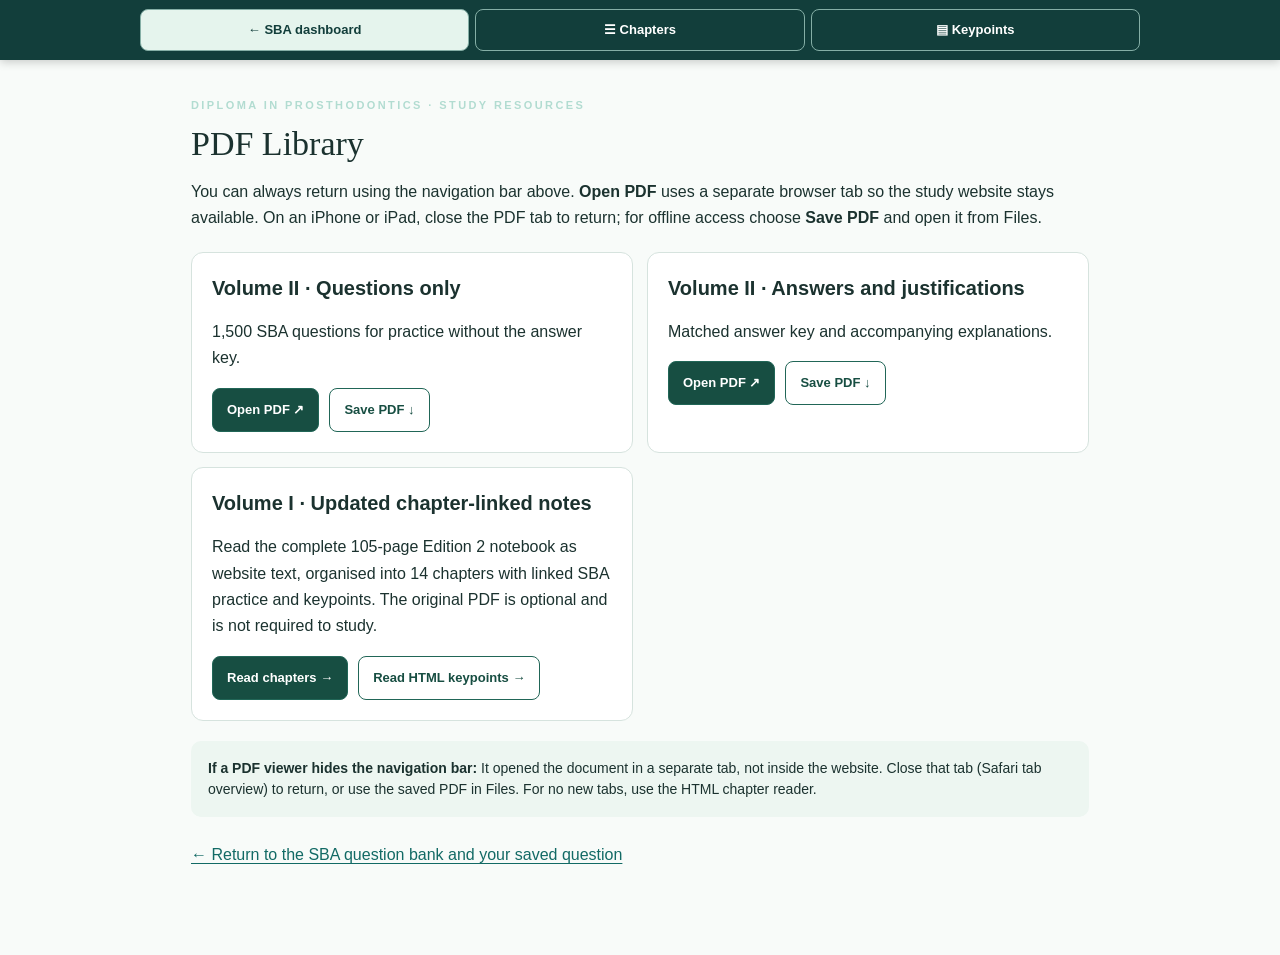
<file: pdf.html>
<!doctype html>
<html lang="en"><head><meta charset="utf-8"><meta name="viewport" content="width=device-width,initial-scale=1,viewport-fit=cover"><meta name="theme-color" content="#123e3b"><title>PDF Library | Diploma in Prosthodontics</title><link rel="stylesheet" href="assets/style.css"><link rel="manifest" href="manifest.webmanifest"><style>
.pdf-nav{position:sticky;top:0;z-index:120;display:flex;gap:6px;padding:9px max(12px,calc((100vw - 1000px)/2));background:#123e3b;box-shadow:0 2px 9px #0003}
.pdf-nav a{color:#fff;border:1px solid #85afa6;border-radius:8px;text-decoration:none;padding:10px 13px;font-size:13px;font-weight:750;flex:1;text-align:center}
.pdf-nav a:first-child{color:#123e3b;background:#e5f4ed}
.pdf-container{max-width:930px;margin:0 auto;padding:25px 16px 70px}.pdf-container h1{font:normal 34px Georgia,serif;margin:8px 0}.pdf-container p{line-height:1.65}.pdf-options{display:grid;grid-template-columns:repeat(2,minmax(0,1fr));gap:14px;margin:20px 0}
.pdf-option{border:1px solid #d6e3de;background:#fff;border-radius:12px;padding:20px}.pdf-option h2{font-size:20px;margin:0 0 7px}.pdf-actions{display:flex;flex-wrap:wrap;gap:10px;margin:14px 0 0}.pdf-actions a{border:1px solid #216657;border-radius:8px;padding:11px 14px;text-decoration:none;color:#174e42;font-weight:750;font-size:13px;min-height:44px}.pdf-actions a:first-child{background:#174e42;color:#fff}
.pdf-help{padding:17px;background:#edf6f1;border-radius:10px;font-size:14px}.pdf-option a:focus-visible{outline:3px solid #eda947}
@media(max-width:650px){.pdf-options{grid-template-columns:1fr}.pdf-nav{padding:8px 6px}.pdf-nav a{font-size:11px;padding:10px 5px}.pdf-container h1{font-size:30px}}
</style></head><body>
<nav class="pdf-nav" aria-label="Always visible PDF navigation"><a href="index.html">← SBA dashboard</a><a href="notes.html#chapters">☰ Chapters</a><a href="notes.html?view=keypoints#notebook">▤ Keypoints</a></nav>
<main class="pdf-container"><p class="eyebrow">Diploma in Prosthodontics · Study resources</p><h1>PDF Library</h1>
<p>You can always return using the navigation bar above. <strong>Open PDF</strong> uses a separate browser tab so the study website stays available. On an iPhone or iPad, close the PDF tab to return; for offline access choose <strong>Save PDF</strong> and open it from Files.</p>
<div class="pdf-options">
<section class="pdf-option" id="questions"><h2>Volume II · Questions only</h2><p>1,500 SBA questions for practice without the answer key.</p><div class="pdf-actions"><a href="assets/sba-questions.pdf" target="_blank" rel="noopener noreferrer">Open PDF ↗</a><a href="assets/sba-questions.pdf" download="Dip_Pros_1500_Questions.pdf">Save PDF ↓</a></div></section>
<section class="pdf-option" id="answers"><h2>Volume II · Answers and justifications</h2><p>Matched answer key and accompanying explanations.</p><div class="pdf-actions"><a href="assets/sba-answers.pdf" target="_blank" rel="noopener noreferrer">Open PDF ↗</a><a href="assets/sba-answers.pdf" download="Dip_Pros_1500_Answers.pdf">Save PDF ↓</a></div></section>
<section class="pdf-option"><h2>Volume I · Updated chapter-linked notes</h2><p>Read the complete 105-page Edition 2 notebook as website text, organised into 14 chapters with linked SBA practice and keypoints. The original PDF is optional and is not required to study.</p><div class="pdf-actions"><a href="notes.html#chapters">Read chapters →</a><a href="notes.html?view=keypoints#notebook">Read HTML keypoints →</a></div></section>
</div>
<div class="pdf-help"><strong>If a PDF viewer hides the navigation bar:</strong> It opened the document in a separate tab, not inside the website. Close that tab (Safari tab overview) to return, or use the saved PDF in Files. For no new tabs, use the HTML chapter reader.</div>
<p style="margin-top:25px"><a href="index.html">← Return to the SBA question bank and your saved question</a></p></main>
<script>if('serviceWorker' in navigator && (location.protocol==='https:'||location.hostname==='localhost'))navigator.serviceWorker.register('./sw.js',{scope:'./'}).catch(()=>{});</script>
</body></html>
</file>
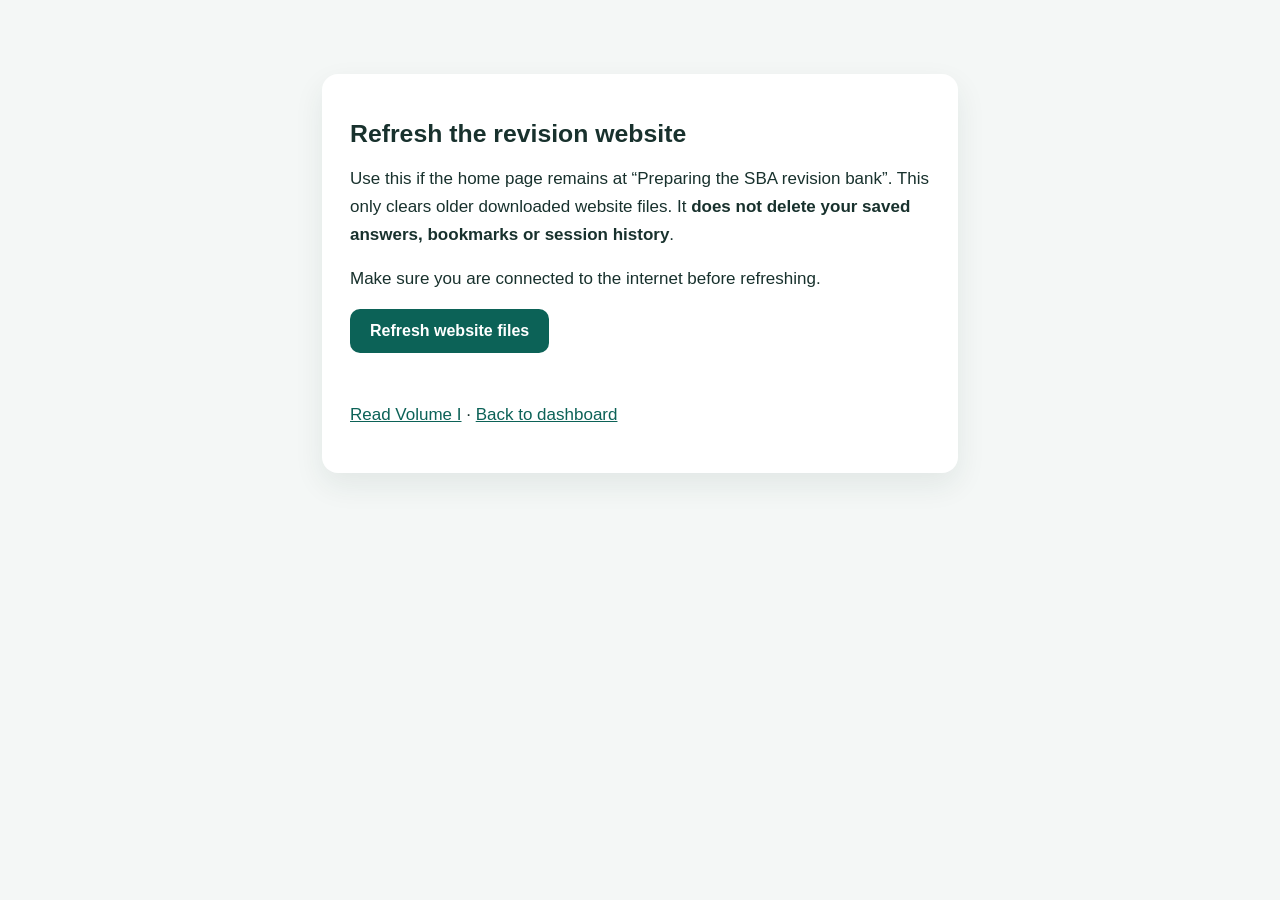
<file: repair.html>
<!doctype html><html lang="en"><head><meta charset="utf-8"><meta name="viewport" content="width=device-width,initial-scale=1"><title>Refresh SBA website files</title><style>
:root{color-scheme:light}body{font:17px/1.65 -apple-system,BlinkMacSystemFont,"Segoe UI",sans-serif;background:#f4f7f6;color:#18312d;margin:0;padding:20px}.card{max-width:580px;margin:6vh auto;background:white;border-radius:16px;padding:28px;box-shadow:0 12px 30px #153d3215}h1{font-size:1.55rem;line-height:1.2}button{background:#0c6257;color:white;border:0;border-radius:10px;padding:13px 20px;font-size:1rem;font-weight:700;cursor:pointer}a{color:#0c6257}#status{margin-top:1rem;min-height:2rem}p{margin:0 0 1rem}
</style></head><body><main class="card"><h1>Refresh the revision website</h1><p>Use this if the home page remains at “Preparing the SBA revision bank”. This only clears older downloaded website files. It <strong>does not delete your saved answers, bookmarks or session history</strong>.</p><p>Make sure you are connected to the internet before refreshing.</p><button id="fix" type="button">Refresh website files</button><div id="status" role="status" aria-live="polite"></div><p><a href="notes.html">Read Volume I</a> · <a href="index.html">Back to dashboard</a></p></main><script>
const btn=document.getElementById('fix'),out=document.getElementById('status');
btn.addEventListener('click',async function(){btn.disabled=true;out.textContent='Clearing outdated website files…';try{if('serviceWorker' in navigator){for(const reg of await navigator.serviceWorker.getRegistrations()){const scope=new URL(reg.scope);if(scope.origin===location.origin && scope.pathname.startsWith(new URL('./',location.href).pathname)){await reg.unregister();}}}if('caches' in window){for(const key of await caches.keys()){if(key.startsWith('dip-pros-'))await caches.delete(key);}}out.textContent='Cache refreshed. Opening the SBA dashboard…';location.replace('./index.html?refreshed='+Date.now());}catch(err){out.textContent='Could not clear the cache automatically. Open the website in a new Safari private tab and try again. '+String(err);btn.disabled=false;}});
</script></body></html>
</file>
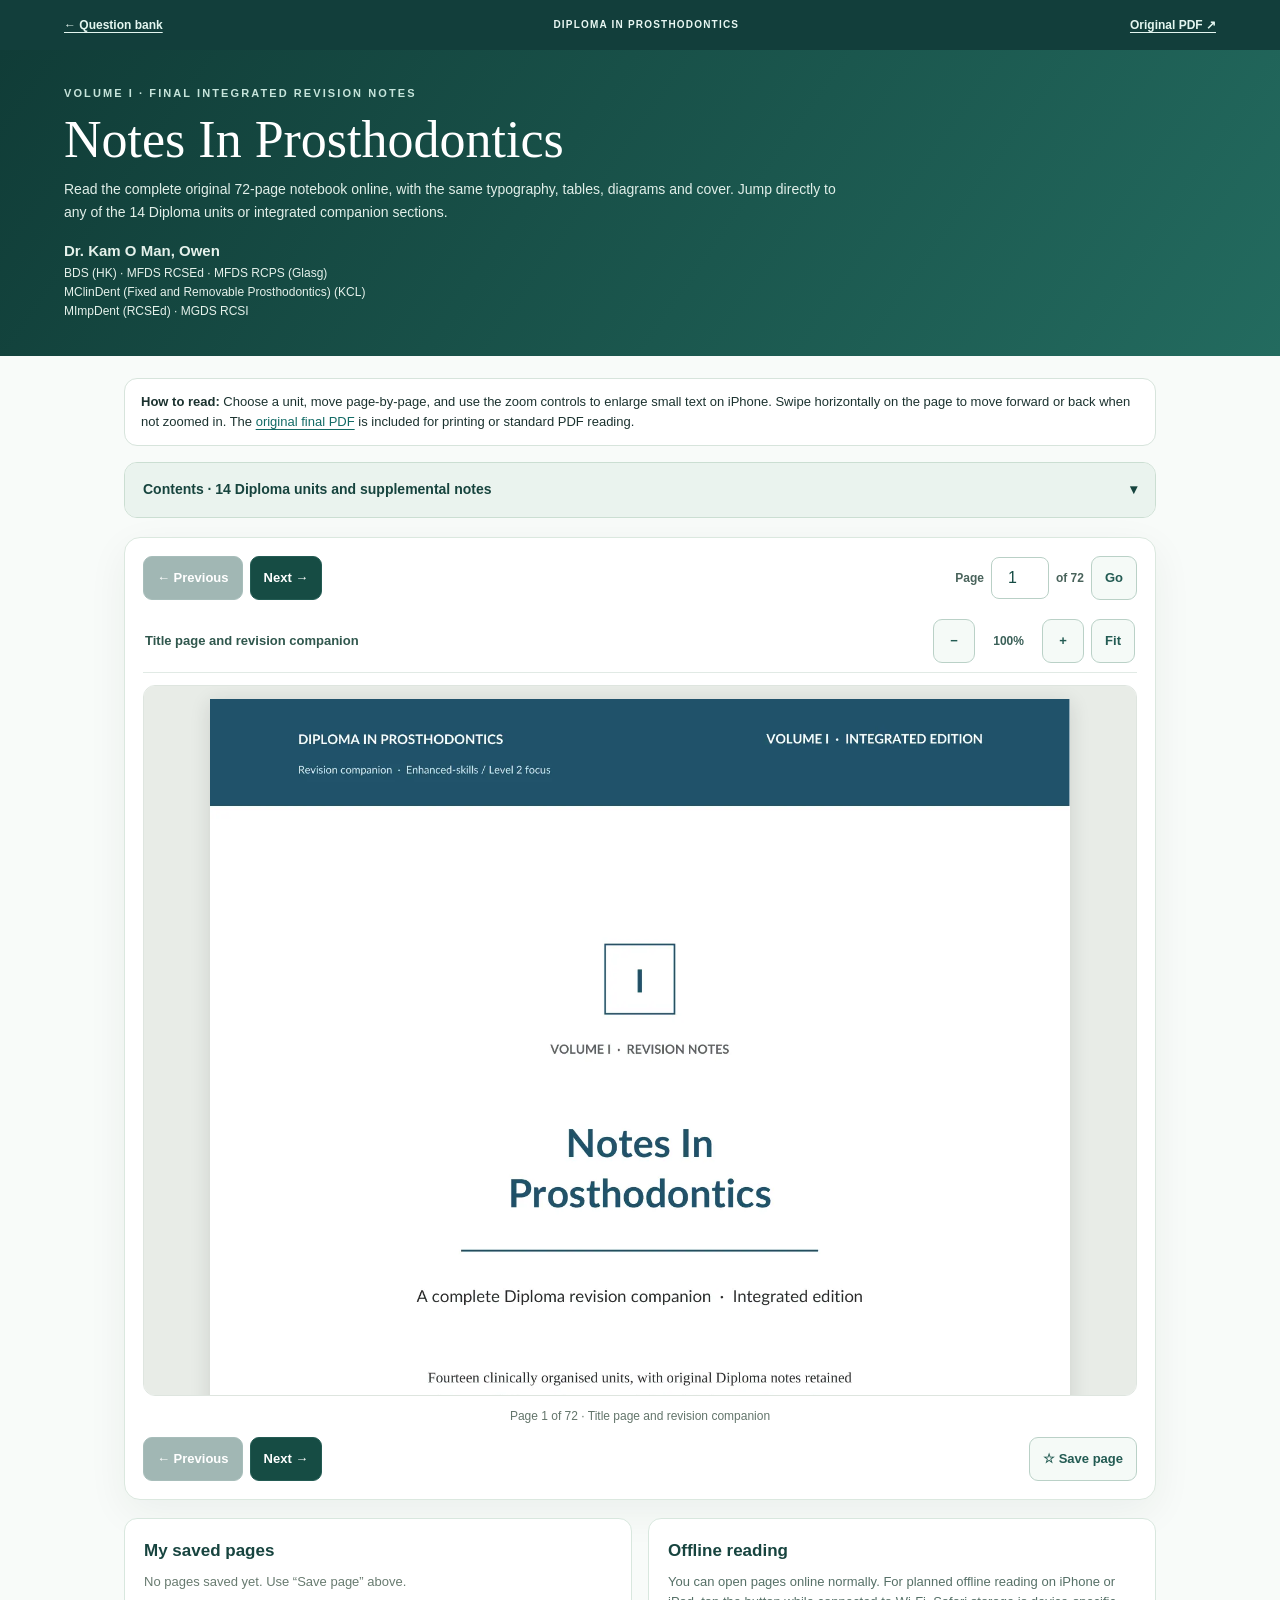
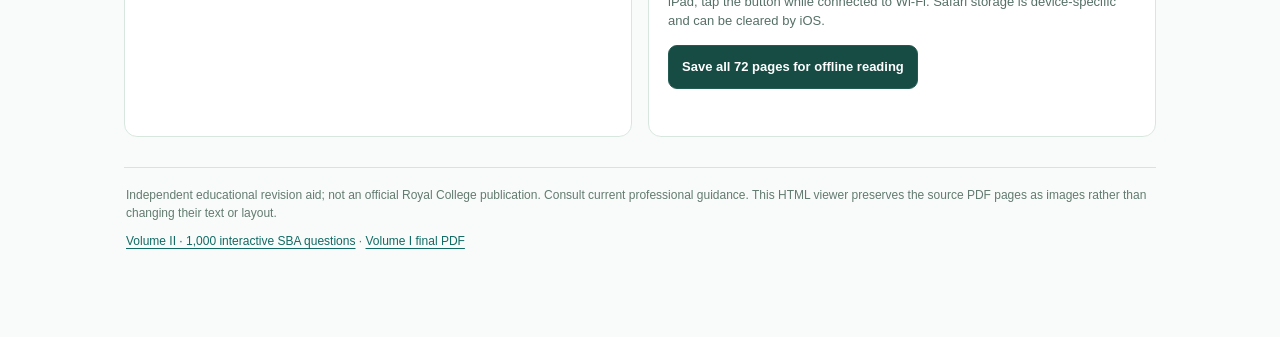
<file: Diploma_Prosthodontics_GitHub_Pages_Final_With_Notebook/notes.html>
<!doctype html>
<html lang="en">
<head>
<meta charset="utf-8"><meta name="viewport" content="width=device-width,initial-scale=1,viewport-fit=cover">
<meta name="theme-color" content="#123e3b"><meta name="apple-mobile-web-app-capable" content="yes">
<meta name="description" content="Read the complete final 72-page Diploma in Prosthodontics revision notebook on iPhone, iPad or desktop.">
<link rel="manifest" href="manifest.webmanifest"><link rel="apple-touch-icon" href="assets/icon-192.png">
<link rel="stylesheet" href="assets/style.css"><link rel="stylesheet" href="assets/reader.css">
<title>Volume I · Notes in Prosthodontics | Diploma Revision</title>
</head><body>
<a class="skip-link" href="#notebook">Skip to notebook</a>
<div class="reader-top"><div class="reader-top-inner"><a href="index.html" aria-label="Return to SBA Question Bank">← Question bank</a><span>Diploma in Prosthodontics</span><a href="assets/notes-volume-i.pdf" target="_blank" rel="noopener">Original PDF ↗</a></div></div>
<header class="reader-hero"><div class="reader-hero-inner"><div class="reader-kicker">VOLUME I · FINAL INTEGRATED REVISION NOTES</div><h1>Notes In Prosthodontics</h1><p>Read the complete original 72-page notebook online, with the same typography, tables, diagrams and cover. Jump directly to any of the 14 Diploma units or integrated companion sections.</p><div class="reader-author"><strong>Dr. Kam O Man, Owen</strong><span>BDS (HK) · MFDS RCSEd · MFDS RCPS (Glasg)</span><span>MClinDent (Fixed and Removable Prosthodontics) (KCL)</span><span>MImpDent (RCSEd) · MGDS RCSI</span></div></div></header>
<main id="notebook" class="reader-main">
<section class="reader-guide"><p><strong>How to read:</strong> Choose a unit, move page-by-page, and use the zoom controls to enlarge small text on iPhone. Swipe horizontally on the page to move forward or back when not zoomed in. The <a href="assets/notes-volume-i.pdf" target="_blank" rel="noopener">original final PDF</a> is included for printing or standard PDF reading.</p></section>
<details class="reader-toc" id="contents"><summary>Contents · 14 Diploma units and supplemental notes <span>▾</span></summary><div id="toc-list" class="reader-toc-grid"></div></details>
<section class="reader-panel" aria-label="Notebook page reader"><div class="reader-toolbar"><div class="reader-buttons"><button id="prev-btn" class="reader-button" type="button" aria-label="Previous page">← Previous</button><button id="next-btn" class="reader-button" type="button" aria-label="Next page">Next →</button></div><div class="reader-jump"><label for="page-input">Page</label><input id="page-input" type="number" min="1" max="72" inputmode="numeric" value="1" aria-label="Go to page"><span>of 72</span><button id="go-btn" class="reader-button reader-subtle" type="button">Go</button></div></div>
<div class="reader-toolbar reader-toolbar-secondary"><strong id="chapter-name" class="reader-chapter">Introduction</strong><div class="reader-zoom"><button id="zoom-out" class="reader-button reader-subtle" type="button" aria-label="Zoom out">−</button><output id="zoom-value" aria-live="polite">100%</output><button id="zoom-in" class="reader-button reader-subtle" type="button" aria-label="Zoom in">+</button><button id="zoom-reset" class="reader-button reader-subtle" type="button">Fit</button></div></div>
<div id="reader-viewport" class="reader-viewport" tabindex="0" aria-label="Current notebook page. Drag to pan when zoomed"><div id="image-container" class="reader-image-wrap"><img id="page-image" src="assets/notes-pages/001.webp" alt="Notebook page 1 of 72, cover" width="1489" height="2105" decoding="async" fetchpriority="high"></div></div>
<p id="page-caption" class="reader-caption">Page 1 of 72 · Title page and revision companion</p>
<div class="reader-toolbar reader-bottom"><div class="reader-buttons"><button id="prev-bottom" class="reader-button" type="button">← Previous</button><button id="next-bottom" class="reader-button" type="button">Next →</button></div><button id="bookmark-btn" class="reader-button reader-subtle" type="button">☆ Save page</button></div>
</section>
<section class="reader-extras"><div class="reader-extra"><h2>My saved pages</h2><div id="saved-pages" class="saved-pages"><span>None yet. Select “Save page” above to bookmark important pages.</span></div></div><div class="reader-extra"><h2>Offline reading</h2><p>You can open pages online normally. For planned offline reading on iPhone or iPad, tap the button while connected to Wi-Fi. Safari storage is device-specific and can be cleared by iOS.</p><button id="offline-btn" class="reader-button" type="button">Save all 72 pages for offline reading</button><div id="offline-status" role="status" aria-live="polite"></div></div></section>
<footer class="reader-footer"><p>Independent educational revision aid; not an official Royal College publication. Consult current professional guidance. This HTML viewer preserves the source PDF pages as images rather than changing their text or layout.</p><p><a href="index.html">Volume II · 1,000 interactive SBA questions</a> · <a href="assets/notes-volume-i.pdf" target="_blank" rel="noopener">Volume I final PDF</a></p></footer>
</main>
<script type="application/json" id="reader-data">{"pageCount":72,"toc":[{"level":1,"title":"Title page and revision companion","page":1},{"level":2,"title":"How to use this volume","page":2},{"level":1,"title":"Editorial integration map","page":3},{"level":2,"title":"Integration and source map","page":3},{"level":1,"title":"Unit 1: Applied anatomy","page":4},{"level":2,"title":"S01 | Clinical anatomy in decision-making","page":8},{"level":1,"title":"Unit 2: Physiology and pathology","page":9},{"level":2,"title":"S02 | Prevention as part of prosthodontic care","page":12},{"level":1,"title":"Unit 3: Dental materials science","page":13},{"level":2,"title":"S03 | Choosing a restorative material","page":20},{"level":1,"title":"Unit 4: Pharmacology and emergencies","page":21},{"level":2,"title":"S04 | Medical risk and safe treatment sequencing","page":25},{"level":1,"title":"Unit 5: Assessment, diagnosis and imaging","page":26},{"level":2,"title":"S05 | Assessment and imaging: a decision pathway","page":30},{"level":2,"title":"S06 | Treatment strategies and consent","page":31},{"level":1,"title":"Unit 6: Removable partial dentures","page":32},{"level":2,"title":"S07 | RPD design: applying the sequence","page":36},{"level":1,"title":"Unit 7: Complete dentures","page":37},{"level":2,"title":"S08 | Complete dentures: stability and adaptation","page":41},{"level":1,"title":"Unit 8: Fixed prosthodontics","page":42},{"level":2,"title":"S09 | Fixed prosthodontics: preparation to review","page":47},{"level":2,"title":"S10 | Aesthetic dentistry: least invasive first","page":48},{"level":1,"title":"Unit 9: Occlusion and TMD","page":49},{"level":2,"title":"S11 | TMD: diagnosis, red flags and self-care","page":52},{"level":1,"title":"Unit 10: Tooth wear and failing dentition","page":53},{"level":2,"title":"S12 | Tooth wear: prevention before rebuilding","page":56},{"level":2,"title":"S13 | Trauma: prosthodontic consequences","page":57},{"level":1,"title":"Unit 11: Implants and digital workflows","page":58},{"level":2,"title":"S14 | Implants: planning, disease and maintenance","page":60},{"level":2,"title":"S15 | Digital workflows: strengths and limitations","page":61},{"level":1,"title":"Unit 12: Complications and maintenance","page":62},{"level":2,"title":"S16 | Failure analysis and measurable success","page":65},{"level":1,"title":"Unit 13: Governance and communication","page":66},{"level":1,"title":"Unit 14: High-yield numbers","page":70},{"level":2,"title":"S17 | Final-week integrated decision traps","page":72}],"units":[{"level":1,"title":"Unit 1: Applied anatomy","page":4},{"level":1,"title":"Unit 2: Physiology and pathology","page":9},{"level":1,"title":"Unit 3: Dental materials science","page":13},{"level":1,"title":"Unit 4: Pharmacology and emergencies","page":21},{"level":1,"title":"Unit 5: Assessment, diagnosis and imaging","page":26},{"level":1,"title":"Unit 6: Removable partial dentures","page":32},{"level":1,"title":"Unit 7: Complete dentures","page":37},{"level":1,"title":"Unit 8: Fixed prosthodontics","page":42},{"level":1,"title":"Unit 9: Occlusion and TMD","page":49},{"level":1,"title":"Unit 10: Tooth wear and failing dentition","page":53},{"level":1,"title":"Unit 11: Implants and digital workflows","page":58},{"level":1,"title":"Unit 12: Complications and maintenance","page":62},{"level":1,"title":"Unit 13: Governance and communication","page":66},{"level":1,"title":"Unit 14: High-yield numbers","page":70}],"author":"Dr. Kam O Man, Owen","pdf":"assets/notes-volume-i.pdf"}</script>
<script src="assets/reader.js" defer></script>
</body></html>
</file>
<file: assets/style.css>
:root {color-scheme:light; --pine:#123e3b; --pine-2:#205753; --teal:#277b74; --deep:#112c29; --ink:#1b322f; --muted:#63726f; --line:#dbe6e1; --paper:#f8fbf9; --cream:#f0f4ef; --white:#ffffff; --good:#226a4e; --bad:#a3413b; --gold:#af7d3a; --shadow:0 12px 32px rgba(12,51,46,.06)}
*{box-sizing:border-box}html{scroll-behavior:smooth}body{margin:0;background:var(--paper);color:var(--ink);font:16px/1.52 -apple-system,BlinkMacSystemFont,"Segoe UI",Roboto,Arial,sans-serif;-webkit-font-smoothing:antialiased}button,input,select{font:inherit}button{cursor:pointer}a{color:#126a65;text-underline-offset:3px}a:hover{color:#123e3b}button:focus-visible,a:focus-visible,select:focus-visible,input:focus-visible{outline:3px solid #e4a044;outline-offset:3px}.skip-link{position:absolute;left:12px;top:-100px;background:white;padding:12px;z-index:40}.skip-link:focus{top:12px}.loading{margin:25vh auto;text-align:center;color:var(--muted)}
.shell{max-width:1200px;margin:auto;padding:0 28px 64px}.topline{background:var(--pine);color:#fff}.topline .shell{padding-top:12px;padding-bottom:12px;display:flex;align-items:center;justify-content:space-between;gap:16px}.topline small{letter-spacing:.13em;text-transform:uppercase;font-size:10px;font-weight:800;opacity:.88}.topline .right-meta{font-size:12px;color:#c9e0da}.hero{background:linear-gradient(130deg,#123e3b 5%,#1b514b 70%,#265f58 100%);color:white;padding:44px 0 48px}.hero-inner{display:grid;grid-template-columns:1fr auto;gap:32px;align-items:center}.eyebrow{font-size:11px;letter-spacing:.22em;text-transform:uppercase;font-weight:800;color:#b2dcd1}.hero h1{font-family:Georgia,"Times New Roman",serif;font-size:clamp(37px,5.5vw,64px);line-height:1.04;letter-spacing:-.025em;margin:14px 0 14px;font-weight:500}.hero p{max-width:650px;color:#d7ebe6;font-size:15px;margin:0 0 18px}.author{font-size:13px;color:#f5faf7}.author strong{font-size:15px}.hero-number{border:1px solid rgba(255,255,255,.23);background:rgba(255,255,255,.06);border-radius:18px;padding:20px 25px;text-align:center;min-width:160px}.hero-number b{font-family:Georgia,serif;font-weight:400;font-size:68px;line-height:1}.hero-number span{display:block;text-transform:uppercase;letter-spacing:.12em;font-size:10px;margin-top:8px;color:#cce4db}.notice{margin:20px 0 0;background:#fff8ec;color:#6b593e;border:1px solid #f0e1c5;border-radius:12px;padding:12px 16px;font-size:12px}.tabs{display:flex;gap:6px;border-bottom:1px solid var(--line);margin:28px 0 26px;overflow-x:auto;white-space:nowrap}.tab{background:none;border:0;border-bottom:3px solid transparent;color:var(--muted);font-weight:700;padding:13px 19px;min-height:49px}.tab.active{border-color:var(--teal);color:var(--pine)}.tab:hover{background:rgba(16,84,76,.05)}
.section-heading{display:flex;flex-wrap:wrap;align-items:end;justify-content:space-between;gap:16px;margin:0 0 18px}.section-heading h2{font:normal 30px Georgia,serif;margin:0;color:var(--deep)}.section-heading p{color:var(--muted);font-size:13px;margin:5px 0 0}.grid{display:grid;gap:14px}.stats-grid{grid-template-columns:repeat(4,minmax(0,1fr));margin-bottom:28px}.stat{background:var(--white);border:1px solid var(--line);border-radius:14px;padding:17px 19px}.stat .label{font-size:12px;color:var(--muted);font-weight:600}.stat .value{font-size:31px;font-family:Georgia,serif;color:var(--deep);font-variant-numeric:tabular-nums}.stat .foot{font-size:11px;color:var(--muted)}.content-columns{display:grid;grid-template-columns:minmax(0,1.2fr) minmax(270px,.8fr);gap:23px;align-items:start}.panel{background:var(--white);border:1px solid var(--line);border-radius:16px;padding:22px;box-shadow:var(--shadow)}.panel h3{font-size:18px;margin:0 0 7px}.panel .help{color:var(--muted);font-size:13px;margin:0 0 18px}.form-grid{display:grid;grid-template-columns:repeat(2,minmax(0,1fr));gap:14px}.field{display:flex;flex-direction:column;gap:7px}.field span{font-weight:700;font-size:12px;color:#50635d}.field select,.field input[type="search"],.field input[type="number"],.field input[type="text"]{width:100%;padding:11px 12px;border:1px solid #cddcd5;border-radius:9px;background:white;color:var(--ink);min-height:46px}.radio-row{display:flex;flex-wrap:wrap;gap:7px;margin:14px 0}.segment{border:1px solid var(--line);background:#f4f8f6;border-radius:9px;padding:9px 15px;min-height:44px;color:#385651;font-size:13px;font-weight:700}.segment.selected{background:var(--pine);color:#fff;border-color:var(--pine)}.btn{display:inline-flex;align-items:center;justify-content:center;border-radius:10px;border:1px solid var(--pine);background:var(--pine);color:white;font-weight:700;padding:11px 19px;min-height:46px;gap:9px;text-decoration:none}.btn:hover{background:var(--pine-2);color:#fff}.btn.secondary{background:white;color:var(--pine);border-color:#abc8c0}.btn.secondary:hover{background:#edf7f3;color:var(--pine)}.btn.ghost{border:0;color:var(--pine);background:#ecf5f1}.btn.ghost:hover{background:#e2eee9}.btn.warn{background:white;color:var(--bad);border-color:#e6b9b4}.btn:disabled{opacity:.47;cursor:not-allowed}.btn-row{display:flex;gap:10px;flex-wrap:wrap;align-items:center}.subtle{font-size:12px;color:var(--muted)}.topic-list{display:grid;grid-template-columns:repeat(2,minmax(0,1fr));gap:10px}.topic{border:1px solid var(--line);background:#fff;border-radius:12px;display:flex;align-items:center;gap:10px;padding:12px;text-align:left;min-height:74px;transition:background .15s,border-color .15s}.topic:hover{background:#f1f8f4;border-color:#9dbcb2}.topic.selected{background:#e8f4ef;border-color:#5a9e90}.topic-id{display:grid;place-items:center;flex:0 0 34px;height:34px;background:#e3efea;color:var(--pine);border-radius:10px;font-weight:800;font-size:13px}.topic-title{display:block;font-weight:700;font-size:12px;line-height:1.32}.topic-count{display:block;color:var(--muted);font-size:11px;margin-top:4px}.topic-bar{height:4px;border-radius:4px;background:#e5eae6;overflow:hidden;margin-top:5px}.topic-bar i{display:block;background:var(--teal);height:100%;width:0}.divider{height:1px;background:var(--line);margin:20px 0}.feature-list{margin:13px 0 0;padding-left:21px}.feature-list li{padding:4px 0;font-size:13px;line-height:1.45}.small-callout{border-left:3px solid #9dbfaf;background:#f1f7f2;padding:13px 15px;border-radius:5px;font-size:13px;color:#3f5e55}.chapter-label{color:var(--muted);font-size:12px;text-transform:uppercase;letter-spacing:.08em;font-weight:800}.mini-action{border:0;background:none;color:#296c62;text-decoration:underline;font-size:12px;font-weight:700}
.session-wrap{max-width:900px;margin:0 auto}.session-header{display:flex;align-items:start;justify-content:space-between;gap:18px;margin-bottom:17px}.session-header h2{font:normal 28px Georgia,serif;margin:2px 0}.session-header .subtle{margin:0}.progress-line{height:7px;background:#e0ece6;border-radius:10px;overflow:hidden;margin:20px 0}.progress-line span{display:block;height:100%;background:var(--teal);transition:width .2s}.timer{background:#edf4ef;color:var(--pine);border:1px solid #cdded5;padding:8px 12px;border-radius:10px;font-weight:800;font-variant-numeric:tabular-nums;white-space:nowrap}.timer.urgent{color:#a13c38;background:#fff1ef;border-color:#efc9c4}.question-panel{background:var(--white);border:1px solid var(--line);border-radius:18px;padding:26px;box-shadow:var(--shadow)}.question-meta{display:flex;justify-content:space-between;gap:10px;align-items:center}.pill{display:inline-block;border-radius:100px;padding:5px 10px;font-size:11px;background:#e8f1eb;color:var(--pine);font-weight:800}.bookmark{background:#f7f8f7;border:1px solid var(--line);color:#57645e;min-height:44px;border-radius:10px;padding:9px 12px;font-size:13px}.bookmark.on{background:#fff5e2;border-color:#e7c486;color:#845a1a}.question-title{white-space:pre-line;font-size:20px;line-height:1.5;margin:20px 0 25px;font-weight:600;color:var(--deep)}.choices{display:grid;gap:10px}.choice{border:1.5px solid #d5e1da;border-radius:12px;display:flex;gap:12px;align-items:flex-start;text-align:left;padding:13px 14px;width:100%;background:#fff;color:var(--ink);min-height:57px;line-height:1.42}.choice .letter{border:1px solid #bdd0c6;border-radius:8px;background:#f1f6f3;color:#2d5751;font-size:13px;display:grid;place-items:center;flex:0 0 30px;height:30px;font-weight:800}.choice:hover:not(:disabled){border-color:#579e91;background:#fbfefd}.choice.selected{background:#eaf5ef;border-color:#388579}.choice.selected .letter{background:var(--pine);color:#fff}.choice.correct{border-color:#2d9065;background:#ecf8f0}.choice.correct .letter{background:#2b8057;color:#fff}.choice.wrong{border-color:#b9574c;background:#fff1ef}.choice.wrong .letter{background:#b9574c;color:#fff}.choice:disabled{cursor:default;opacity:1}.answer-card{border-radius:12px;border:1px solid #b8d5c3;background:#f0f9f2;padding:18px;margin-top:20px}.answer-card.wrong{background:#fff8f5;border-color:#edc4b9}.answer-card h3{margin:0 0 6px;font-size:17px;color:var(--deep)}.answer-card p{font-size:14px;margin:7px 0;white-space:pre-line}.answer-card .rationale{border-top:1px solid rgba(22,73,49,.14);margin-top:13px;padding-top:11px}.answer-card .rationale strong{display:block;margin-bottom:4px;font-size:12px;color:#416657;text-transform:uppercase;letter-spacing:.07em}.session-actions{display:flex;flex-wrap:wrap;gap:10px;justify-content:space-between;margin-top:18px}.session-actions .left,.session-actions .right{display:flex;gap:10px;flex-wrap:wrap}.jumpbox{margin-top:15px;display:flex;gap:10px;align-items:center;flex-wrap:wrap;padding:11px 0}.jumpbox label{font-size:12px;color:var(--muted)}.jumpbox select{min-height:38px;border:1px solid var(--line);border-radius:7px;background:white;padding:6px}.session-status{font-size:12px;color:var(--muted);margin-top:16px}.result-banner{background:var(--pine);color:white;border-radius:17px;padding:25px;margin-bottom:20px}.result-banner h2{color:white;font:normal 30px Georgia,serif;margin:0 0 10px}.result-banner p{margin:0;color:#d1e6dd}.result-score{font:normal 62px Georgia,serif;line-height:1.05;margin:15px 0}.result-score small{font:normal 17px Arial,sans-serif;color:#d7e6e1}.table-responsive{overflow-x:auto}.score-table{border-collapse:collapse;width:100%;font-size:13px}.score-table th{text-align:left;color:#5b6c66;font-size:11px;text-transform:uppercase;letter-spacing:.06em;padding:12px 10px;border-bottom:1px solid var(--line)}.score-table td{padding:12px 10px;border-bottom:1px solid var(--line);vertical-align:middle}.meter{width:100%;height:7px;background:#e4ede8;border-radius:9px;overflow:hidden}.meter span{display:block;background:var(--teal);height:100%;border-radius:9px}.meter.good span{background:#2b986e}.meter.low span{background:#d19c55}.search-controls{display:grid;grid-template-columns:1fr 240px;gap:12px}.search-list{display:grid;gap:11px;margin-top:18px}.search-result{width:100%;text-align:left;border:1px solid var(--line);background:white;border-radius:12px;padding:15px 17px}.search-result:hover{border-color:#6baba0;background:#f7fcf9}.search-result strong{font-size:12px;color:#0b766c}.search-result .snippet{font-size:13px;color:#31413e;margin-top:5px;display:block;line-height:1.5}.search-result small{display:block;margin-top:6px;color:var(--muted)}.faq h3{margin:22px 0 6px;font-size:16px}.faq p{margin:0;font-size:14px;color:#40544d}.fineprint{border-top:1px solid var(--line);margin-top:55px;padding-top:20px;color:#657973;font-size:12px}.sr-only{position:absolute;width:1px;height:1px;overflow:hidden;clip:rect(0,0,0,0)}
@media(max-width:900px){.shell{padding-left:18px;padding-right:18px}.content-columns{grid-template-columns:1fr}.hero-inner{grid-template-columns:1fr}.hero-number{display:none}.stats-grid{grid-template-columns:repeat(2,minmax(0,1fr))}.hero{padding:30px 0 35px}}
@media(max-width:560px){.shell{padding-left:15px;padding-right:15px;padding-bottom:32px}.topline .shell{padding-top:10px;padding-bottom:10px}.topline .right-meta{font-size:10px}.hero h1{font-size:38px}.hero p{font-size:13px}.hero .author{font-size:12px}.notice{font-size:11px;margin-top:13px}.tabs{margin:16px -5px 20px;gap:1px}.tab{flex:1;padding:11px 9px;font-size:12px}.stats-grid{gap:9px;margin-bottom:19px}.stat{padding:13px}.stat .value{font-size:26px}.panel{padding:16px}.section-heading h2{font-size:26px}.form-grid{grid-template-columns:1fr}.topic-list{grid-template-columns:1fr}.question-panel{padding:18px 14px}.question-title{font-size:18px}.session-header h2{font-size:24px}.session-header{gap:8px}.choices{gap:8px}.choice{padding:11px 10px;font-size:14px;min-height:58px}.answer-card{padding:14px}.session-actions .left,.session-actions .right{width:100%;justify-content:space-between}.session-actions .left>* ,.session-actions .right>*{flex:1}.btn{padding:11px 13px}.search-controls{grid-template-columns:1fr}.result-score{font-size:49px}}
@media(prefers-reduced-motion:reduce){*{scroll-behavior:auto!important;transition:none!important}}

.resource-banner{margin:0 0 21px;display:flex;gap:18px;align-items:center;justify-content:space-between;border:1px solid #b8d7c9;background:#edf7f0;border-radius:14px;padding:15px 19px}.resource-banner strong{color:#194b43;font-size:15px}.resource-banner p{margin:4px 0 0;font-size:12px;color:#557067}.resource-banner .btn{flex:none}.tabs a.tab{text-decoration:none;display:inline-flex;align-items:center}@media(max-width:620px){.resource-banner{align-items:stretch;flex-direction:column;gap:10px}.resource-banner .btn{align-self:flex-start}.tabs .tab{flex-shrink:0}}
</file>
<file: Diploma_Prosthodontics_GitHub_Pages_Final_With_Notebook/assets/style.css>
:root {color-scheme:light; --pine:#123e3b; --pine-2:#205753; --teal:#277b74; --deep:#112c29; --ink:#1b322f; --muted:#63726f; --line:#dbe6e1; --paper:#f8fbf9; --cream:#f0f4ef; --white:#ffffff; --good:#226a4e; --bad:#a3413b; --gold:#af7d3a; --shadow:0 12px 32px rgba(12,51,46,.06)}
*{box-sizing:border-box}html{scroll-behavior:smooth}body{margin:0;background:var(--paper);color:var(--ink);font:16px/1.52 -apple-system,BlinkMacSystemFont,"Segoe UI",Roboto,Arial,sans-serif;-webkit-font-smoothing:antialiased}button,input,select{font:inherit}button{cursor:pointer}a{color:#126a65;text-underline-offset:3px}a:hover{color:#123e3b}button:focus-visible,a:focus-visible,select:focus-visible,input:focus-visible{outline:3px solid #e4a044;outline-offset:3px}.skip-link{position:absolute;left:12px;top:-100px;background:white;padding:12px;z-index:40}.skip-link:focus{top:12px}.loading{margin:25vh auto;text-align:center;color:var(--muted)}
.shell{max-width:1200px;margin:auto;padding:0 28px 64px}.topline{background:var(--pine);color:#fff}.topline .shell{padding-top:12px;padding-bottom:12px;display:flex;align-items:center;justify-content:space-between;gap:16px}.topline small{letter-spacing:.13em;text-transform:uppercase;font-size:10px;font-weight:800;opacity:.88}.topline .right-meta{font-size:12px;color:#c9e0da}.hero{background:linear-gradient(130deg,#123e3b 5%,#1b514b 70%,#265f58 100%);color:white;padding:44px 0 48px}.hero-inner{display:grid;grid-template-columns:1fr auto;gap:32px;align-items:center}.eyebrow{font-size:11px;letter-spacing:.22em;text-transform:uppercase;font-weight:800;color:#b2dcd1}.hero h1{font-family:Georgia,"Times New Roman",serif;font-size:clamp(37px,5.5vw,64px);line-height:1.04;letter-spacing:-.025em;margin:14px 0 14px;font-weight:500}.hero p{max-width:650px;color:#d7ebe6;font-size:15px;margin:0 0 18px}.author{font-size:13px;color:#f5faf7}.author strong{font-size:15px}.hero-number{border:1px solid rgba(255,255,255,.23);background:rgba(255,255,255,.06);border-radius:18px;padding:20px 25px;text-align:center;min-width:160px}.hero-number b{font-family:Georgia,serif;font-weight:400;font-size:68px;line-height:1}.hero-number span{display:block;text-transform:uppercase;letter-spacing:.12em;font-size:10px;margin-top:8px;color:#cce4db}.notice{margin:20px 0 0;background:#fff8ec;color:#6b593e;border:1px solid #f0e1c5;border-radius:12px;padding:12px 16px;font-size:12px}.tabs{display:flex;gap:6px;border-bottom:1px solid var(--line);margin:28px 0 26px;overflow-x:auto;white-space:nowrap}.tab{background:none;border:0;border-bottom:3px solid transparent;color:var(--muted);font-weight:700;padding:13px 19px;min-height:49px}.tab.active{border-color:var(--teal);color:var(--pine)}.tab:hover{background:rgba(16,84,76,.05)}
.section-heading{display:flex;flex-wrap:wrap;align-items:end;justify-content:space-between;gap:16px;margin:0 0 18px}.section-heading h2{font:normal 30px Georgia,serif;margin:0;color:var(--deep)}.section-heading p{color:var(--muted);font-size:13px;margin:5px 0 0}.grid{display:grid;gap:14px}.stats-grid{grid-template-columns:repeat(4,minmax(0,1fr));margin-bottom:28px}.stat{background:var(--white);border:1px solid var(--line);border-radius:14px;padding:17px 19px}.stat .label{font-size:12px;color:var(--muted);font-weight:600}.stat .value{font-size:31px;font-family:Georgia,serif;color:var(--deep);font-variant-numeric:tabular-nums}.stat .foot{font-size:11px;color:var(--muted)}.content-columns{display:grid;grid-template-columns:minmax(0,1.2fr) minmax(270px,.8fr);gap:23px;align-items:start}.panel{background:var(--white);border:1px solid var(--line);border-radius:16px;padding:22px;box-shadow:var(--shadow)}.panel h3{font-size:18px;margin:0 0 7px}.panel .help{color:var(--muted);font-size:13px;margin:0 0 18px}.form-grid{display:grid;grid-template-columns:repeat(2,minmax(0,1fr));gap:14px}.field{display:flex;flex-direction:column;gap:7px}.field span{font-weight:700;font-size:12px;color:#50635d}.field select,.field input[type="search"],.field input[type="number"],.field input[type="text"]{width:100%;padding:11px 12px;border:1px solid #cddcd5;border-radius:9px;background:white;color:var(--ink);min-height:46px}.radio-row{display:flex;flex-wrap:wrap;gap:7px;margin:14px 0}.segment{border:1px solid var(--line);background:#f4f8f6;border-radius:9px;padding:9px 15px;min-height:44px;color:#385651;font-size:13px;font-weight:700}.segment.selected{background:var(--pine);color:#fff;border-color:var(--pine)}.btn{display:inline-flex;align-items:center;justify-content:center;border-radius:10px;border:1px solid var(--pine);background:var(--pine);color:white;font-weight:700;padding:11px 19px;min-height:46px;gap:9px;text-decoration:none}.btn:hover{background:var(--pine-2);color:#fff}.btn.secondary{background:white;color:var(--pine);border-color:#abc8c0}.btn.secondary:hover{background:#edf7f3;color:var(--pine)}.btn.ghost{border:0;color:var(--pine);background:#ecf5f1}.btn.ghost:hover{background:#e2eee9}.btn.warn{background:white;color:var(--bad);border-color:#e6b9b4}.btn:disabled{opacity:.47;cursor:not-allowed}.btn-row{display:flex;gap:10px;flex-wrap:wrap;align-items:center}.subtle{font-size:12px;color:var(--muted)}.topic-list{display:grid;grid-template-columns:repeat(2,minmax(0,1fr));gap:10px}.topic{border:1px solid var(--line);background:#fff;border-radius:12px;display:flex;align-items:center;gap:10px;padding:12px;text-align:left;min-height:74px;transition:background .15s,border-color .15s}.topic:hover{background:#f1f8f4;border-color:#9dbcb2}.topic.selected{background:#e8f4ef;border-color:#5a9e90}.topic-id{display:grid;place-items:center;flex:0 0 34px;height:34px;background:#e3efea;color:var(--pine);border-radius:10px;font-weight:800;font-size:13px}.topic-title{display:block;font-weight:700;font-size:12px;line-height:1.32}.topic-count{display:block;color:var(--muted);font-size:11px;margin-top:4px}.topic-bar{height:4px;border-radius:4px;background:#e5eae6;overflow:hidden;margin-top:5px}.topic-bar i{display:block;background:var(--teal);height:100%;width:0}.divider{height:1px;background:var(--line);margin:20px 0}.feature-list{margin:13px 0 0;padding-left:21px}.feature-list li{padding:4px 0;font-size:13px;line-height:1.45}.small-callout{border-left:3px solid #9dbfaf;background:#f1f7f2;padding:13px 15px;border-radius:5px;font-size:13px;color:#3f5e55}.chapter-label{color:var(--muted);font-size:12px;text-transform:uppercase;letter-spacing:.08em;font-weight:800}.mini-action{border:0;background:none;color:#296c62;text-decoration:underline;font-size:12px;font-weight:700}
.session-wrap{max-width:900px;margin:0 auto}.session-header{display:flex;align-items:start;justify-content:space-between;gap:18px;margin-bottom:17px}.session-header h2{font:normal 28px Georgia,serif;margin:2px 0}.session-header .subtle{margin:0}.progress-line{height:7px;background:#e0ece6;border-radius:10px;overflow:hidden;margin:20px 0}.progress-line span{display:block;height:100%;background:var(--teal);transition:width .2s}.timer{background:#edf4ef;color:var(--pine);border:1px solid #cdded5;padding:8px 12px;border-radius:10px;font-weight:800;font-variant-numeric:tabular-nums;white-space:nowrap}.timer.urgent{color:#a13c38;background:#fff1ef;border-color:#efc9c4}.question-panel{background:var(--white);border:1px solid var(--line);border-radius:18px;padding:26px;box-shadow:var(--shadow)}.question-meta{display:flex;justify-content:space-between;gap:10px;align-items:center}.pill{display:inline-block;border-radius:100px;padding:5px 10px;font-size:11px;background:#e8f1eb;color:var(--pine);font-weight:800}.bookmark{background:#f7f8f7;border:1px solid var(--line);color:#57645e;min-height:44px;border-radius:10px;padding:9px 12px;font-size:13px}.bookmark.on{background:#fff5e2;border-color:#e7c486;color:#845a1a}.question-title{white-space:pre-line;font-size:20px;line-height:1.5;margin:20px 0 25px;font-weight:600;color:var(--deep)}.choices{display:grid;gap:10px}.choice{border:1.5px solid #d5e1da;border-radius:12px;display:flex;gap:12px;align-items:flex-start;text-align:left;padding:13px 14px;width:100%;background:#fff;color:var(--ink);min-height:57px;line-height:1.42}.choice .letter{border:1px solid #bdd0c6;border-radius:8px;background:#f1f6f3;color:#2d5751;font-size:13px;display:grid;place-items:center;flex:0 0 30px;height:30px;font-weight:800}.choice:hover:not(:disabled){border-color:#579e91;background:#fbfefd}.choice.selected{background:#eaf5ef;border-color:#388579}.choice.selected .letter{background:var(--pine);color:#fff}.choice.correct{border-color:#2d9065;background:#ecf8f0}.choice.correct .letter{background:#2b8057;color:#fff}.choice.wrong{border-color:#b9574c;background:#fff1ef}.choice.wrong .letter{background:#b9574c;color:#fff}.choice:disabled{cursor:default;opacity:1}.answer-card{border-radius:12px;border:1px solid #b8d5c3;background:#f0f9f2;padding:18px;margin-top:20px}.answer-card.wrong{background:#fff8f5;border-color:#edc4b9}.answer-card h3{margin:0 0 6px;font-size:17px;color:var(--deep)}.answer-card p{font-size:14px;margin:7px 0;white-space:pre-line}.answer-card .rationale{border-top:1px solid rgba(22,73,49,.14);margin-top:13px;padding-top:11px}.answer-card .rationale strong{display:block;margin-bottom:4px;font-size:12px;color:#416657;text-transform:uppercase;letter-spacing:.07em}.session-actions{display:flex;flex-wrap:wrap;gap:10px;justify-content:space-between;margin-top:18px}.session-actions .left,.session-actions .right{display:flex;gap:10px;flex-wrap:wrap}.jumpbox{margin-top:15px;display:flex;gap:10px;align-items:center;flex-wrap:wrap;padding:11px 0}.jumpbox label{font-size:12px;color:var(--muted)}.jumpbox select{min-height:38px;border:1px solid var(--line);border-radius:7px;background:white;padding:6px}.session-status{font-size:12px;color:var(--muted);margin-top:16px}.result-banner{background:var(--pine);color:white;border-radius:17px;padding:25px;margin-bottom:20px}.result-banner h2{color:white;font:normal 30px Georgia,serif;margin:0 0 10px}.result-banner p{margin:0;color:#d1e6dd}.result-score{font:normal 62px Georgia,serif;line-height:1.05;margin:15px 0}.result-score small{font:normal 17px Arial,sans-serif;color:#d7e6e1}.table-responsive{overflow-x:auto}.score-table{border-collapse:collapse;width:100%;font-size:13px}.score-table th{text-align:left;color:#5b6c66;font-size:11px;text-transform:uppercase;letter-spacing:.06em;padding:12px 10px;border-bottom:1px solid var(--line)}.score-table td{padding:12px 10px;border-bottom:1px solid var(--line);vertical-align:middle}.meter{width:100%;height:7px;background:#e4ede8;border-radius:9px;overflow:hidden}.meter span{display:block;background:var(--teal);height:100%;border-radius:9px}.meter.good span{background:#2b986e}.meter.low span{background:#d19c55}.search-controls{display:grid;grid-template-columns:1fr 240px;gap:12px}.search-list{display:grid;gap:11px;margin-top:18px}.search-result{width:100%;text-align:left;border:1px solid var(--line);background:white;border-radius:12px;padding:15px 17px}.search-result:hover{border-color:#6baba0;background:#f7fcf9}.search-result strong{font-size:12px;color:#0b766c}.search-result .snippet{font-size:13px;color:#31413e;margin-top:5px;display:block;line-height:1.5}.search-result small{display:block;margin-top:6px;color:var(--muted)}.faq h3{margin:22px 0 6px;font-size:16px}.faq p{margin:0;font-size:14px;color:#40544d}.fineprint{border-top:1px solid var(--line);margin-top:55px;padding-top:20px;color:#657973;font-size:12px}.sr-only{position:absolute;width:1px;height:1px;overflow:hidden;clip:rect(0,0,0,0)}
@media(max-width:900px){.shell{padding-left:18px;padding-right:18px}.content-columns{grid-template-columns:1fr}.hero-inner{grid-template-columns:1fr}.hero-number{display:none}.stats-grid{grid-template-columns:repeat(2,minmax(0,1fr))}.hero{padding:30px 0 35px}}
@media(max-width:560px){.shell{padding-left:15px;padding-right:15px;padding-bottom:32px}.topline .shell{padding-top:10px;padding-bottom:10px}.topline .right-meta{font-size:10px}.hero h1{font-size:38px}.hero p{font-size:13px}.hero .author{font-size:12px}.notice{font-size:11px;margin-top:13px}.tabs{margin:16px -5px 20px;gap:1px}.tab{flex:1;padding:11px 9px;font-size:12px}.stats-grid{gap:9px;margin-bottom:19px}.stat{padding:13px}.stat .value{font-size:26px}.panel{padding:16px}.section-heading h2{font-size:26px}.form-grid{grid-template-columns:1fr}.topic-list{grid-template-columns:1fr}.question-panel{padding:18px 14px}.question-title{font-size:18px}.session-header h2{font-size:24px}.session-header{gap:8px}.choices{gap:8px}.choice{padding:11px 10px;font-size:14px;min-height:58px}.answer-card{padding:14px}.session-actions .left,.session-actions .right{width:100%;justify-content:space-between}.session-actions .left>* ,.session-actions .right>*{flex:1}.btn{padding:11px 13px}.search-controls{grid-template-columns:1fr}.result-score{font-size:49px}}
@media(prefers-reduced-motion:reduce){*{scroll-behavior:auto!important;transition:none!important}}

.resource-banner{margin:0 0 21px;display:flex;gap:18px;align-items:center;justify-content:space-between;border:1px solid #b8d7c9;background:#edf7f0;border-radius:14px;padding:15px 19px}.resource-banner strong{color:#194b43;font-size:15px}.resource-banner p{margin:4px 0 0;font-size:12px;color:#557067}.resource-banner .btn{flex:none}.tabs a.tab{text-decoration:none;display:inline-flex;align-items:center}@media(max-width:620px){.resource-banner{align-items:stretch;flex-direction:column;gap:10px}.resource-banner .btn{align-self:flex-start}.tabs .tab{flex-shrink:0}}
</file>
<file: Diploma_Prosthodontics_GitHub_Pages_Final_With_Notebook/assets/reader.css>
/* Page-faithful Volume I reader for iPhone, iPad and desktop. */
.reader-top{background:#123e3b;color:#e9f7f3}.reader-top-inner{max-width:1200px;margin:auto;min-height:50px;padding:10px 24px;display:flex;align-items:center;justify-content:space-between;gap:12px;font-size:12px}.reader-top a{color:#e4f6f0;font-weight:750}.reader-top span{text-transform:uppercase;letter-spacing:.12em;font-size:10px;font-weight:800}.reader-hero{background:linear-gradient(125deg,#103c37,#236b5f);color:white}.reader-hero-inner{max-width:1200px;margin:0 auto;padding:35px 24px 36px}.reader-kicker{color:#c6e4db;font-size:11px;letter-spacing:.19em;font-weight:800}.reader-hero h1{font:normal clamp(31px,5vw,52px) Georgia,serif;margin:8px 0 8px;line-height:1.15}.reader-hero p{font-size:14px;line-height:1.65;color:#e1efe9;margin:0 0 16px;max-width:780px}.reader-author{display:grid;gap:1px;color:#e5f1eb;font-size:12px}.reader-author strong{font-size:15px}.reader-main{max-width:1070px;padding:22px 19px 60px;margin:auto}.reader-guide{border:1px solid #d7e4dc;background:white;border-radius:13px;padding:13px 16px;margin-bottom:16px}.reader-guide p{font-size:13px;line-height:1.55;margin:0}.reader-toc{border:1px solid #cbded2;border-radius:13px;background:#fff;overflow:hidden;margin-bottom:19px}.reader-toc summary{display:flex;justify-content:space-between;gap:20px;padding:16px 18px;background:#eaf3ee;color:#17443e;font-weight:800;cursor:pointer;font-size:14px}.reader-toc summary::marker{color:#25564f}.reader-toc-grid{display:grid;grid-template-columns:repeat(2,minmax(0,1fr));gap:8px;padding:12px}.toc-entry{display:flex;align-items:center;justify-content:space-between;gap:12px;border:1px solid #e1e9e4;background:white;border-radius:8px;padding:10px 12px;text-align:left;color:#294c45;min-height:44px;line-height:1.25;font-size:12px}.toc-entry:hover{background:#f0f8f4;border-color:#98b8ac}.toc-entry .toc-page{color:#6a847c;flex:none;white-space:nowrap;font-weight:800}.toc-entry.subsection{margin-left:13px;background:#fbfcfa;font-weight:500}.toc-entry.section{font-weight:800}.reader-panel{background:white;padding:18px;border:1px solid #dbe8df;border-radius:16px;box-shadow:0 12px 40px rgba(12,55,37,.06)}.reader-toolbar{display:flex;justify-content:space-between;align-items:center;gap:12px;flex-wrap:wrap;margin-bottom:12px}.reader-toolbar-secondary{padding:7px 2px 9px;border-bottom:1px solid #e1eae5}.reader-bottom{margin:12px 0 0}.reader-buttons,.reader-jump,.reader-zoom{display:flex;gap:7px;align-items:center;flex-wrap:wrap}.reader-button{border:1px solid #235b53;background:#164c44;color:white;border-radius:9px;min-height:44px;font-weight:750;font-size:13px;padding:9px 13px;cursor:pointer}.reader-button:hover:not(:disabled){background:#27685e}.reader-button.reader-subtle{background:#f5faf7;color:#235b53;border-color:#bad1c7}.reader-button.reader-subtle:hover{background:#e1f1e8}.reader-button:disabled{opacity:.4;cursor:default}.reader-jump label,.reader-jump span{font-size:12px;color:#49635b;font-weight:700}.reader-jump input{width:58px;border:1px solid #b9d0c6;border-radius:8px;padding:8px;color:#164c44;text-align:center;min-height:42px}.reader-chapter{font-size:13px;color:#30574d;line-height:1.35;max-width:480px}.reader-zoom output{min-width:53px;text-align:center;font-size:12px;color:#3b6058;font-weight:800}.reader-zoom button{min-width:42px}.reader-viewport{width:100%;max-height: min(79svh,1120px);overflow:auto;overscroll-behavior:contain;touch-action:pan-x pan-y;background:#e8ece7;border:1px solid #dee5df;border-radius:12px;padding:13px;text-align:center}.reader-image-wrap{margin:0 auto;display:block;width:fit-content;max-width:none;position:relative}.reader-image-wrap img{display:block;max-width:none;width:100%;height:auto;background:white;box-shadow:0 4px 19px rgba(32,44,39,.14);user-select:none;-webkit-user-drag:none}.reader-caption{text-align:center;font-size:12px;color:#63756b;margin:11px 0 8px}.reader-extras{display:grid;grid-template-columns:1fr 1fr;gap:16px;margin-top:18px}.reader-extra{border:1px solid #d8e7de;background:#fff;border-radius:13px;padding:19px}.reader-extra h2{font-size:17px;margin:0 0 8px;color:#17443f}.reader-extra p{font-size:13px;color:#567067;margin:0 0 14px}.saved-pages{display:flex;gap:8px;flex-wrap:wrap;font-size:13px;color:#687b70}.saved-page{background:#edf7f1;color:#1b6153;border-radius:8px;border:1px solid #c5ded0;padding:7px 12px;cursor:pointer;font-size:12px;font-weight:800}.reader-footer{margin-top:30px;border-top:1px solid #d6e5dc;padding:18px 2px;color:#637b71;font-size:12px}.reader-footer p{margin:0 0 9px}#offline-status{font-size:12px;color:#375b50;margin-top:9px;min-height:19px}button:focus-visible,.reader-toc summary:focus-visible,input:focus-visible{outline:3px solid #e8a743;outline-offset:3px}
@media(max-width:700px){.reader-main{padding:12px 10px 42px}.reader-extras{grid-template-columns:1fr}.reader-toc-grid{grid-template-columns:1fr;gap:4px}.reader-panel{padding:9px}.reader-viewport{padding:3px;max-height:72svh}.reader-toolbar{gap:8px}.reader-top-inner{padding-left:11px;padding-right:11px}.reader-top span{display:none}.reader-hero-inner{padding:25px 17px}.reader-hero h1{font-size:34px}.reader-button{font-size:12px;min-height:43px;padding:9px 11px}.reader-jump{gap:4px}.reader-jump input{width:50px}.reader-chapter{max-width:100%;flex-basis:100%}.reader-buttons{width:100%;justify-content:space-between}.reader-toolbar .reader-buttons{flex:1}.reader-zoom{margin-left:auto}.reader-caption{margin-top:8px}.reader-bottom .reader-buttons{width:auto;flex:1}.reader-bottom .reader-buttons .reader-button{flex:1}.toc-entry.subsection{margin-left:7px}}
@media(prefers-reduced-motion:reduce){*{scroll-behavior:auto!important}}
</file>
